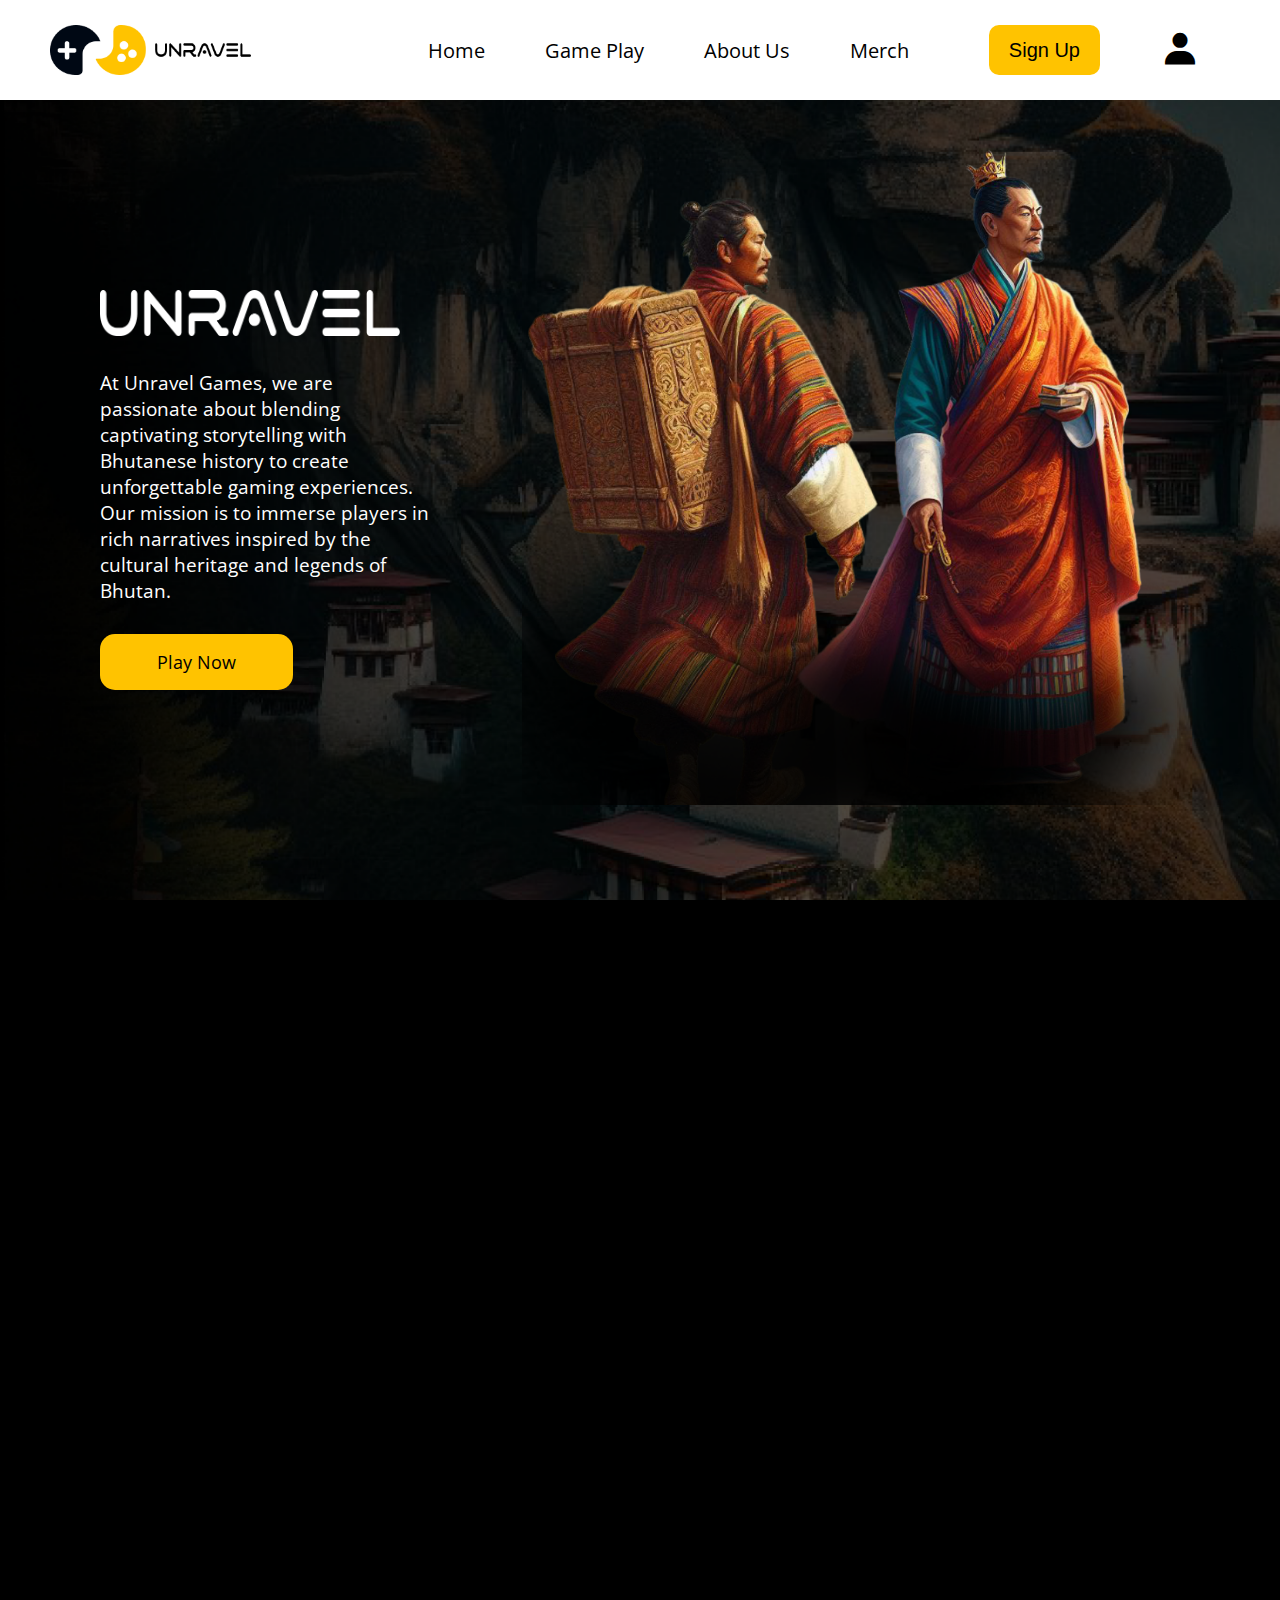
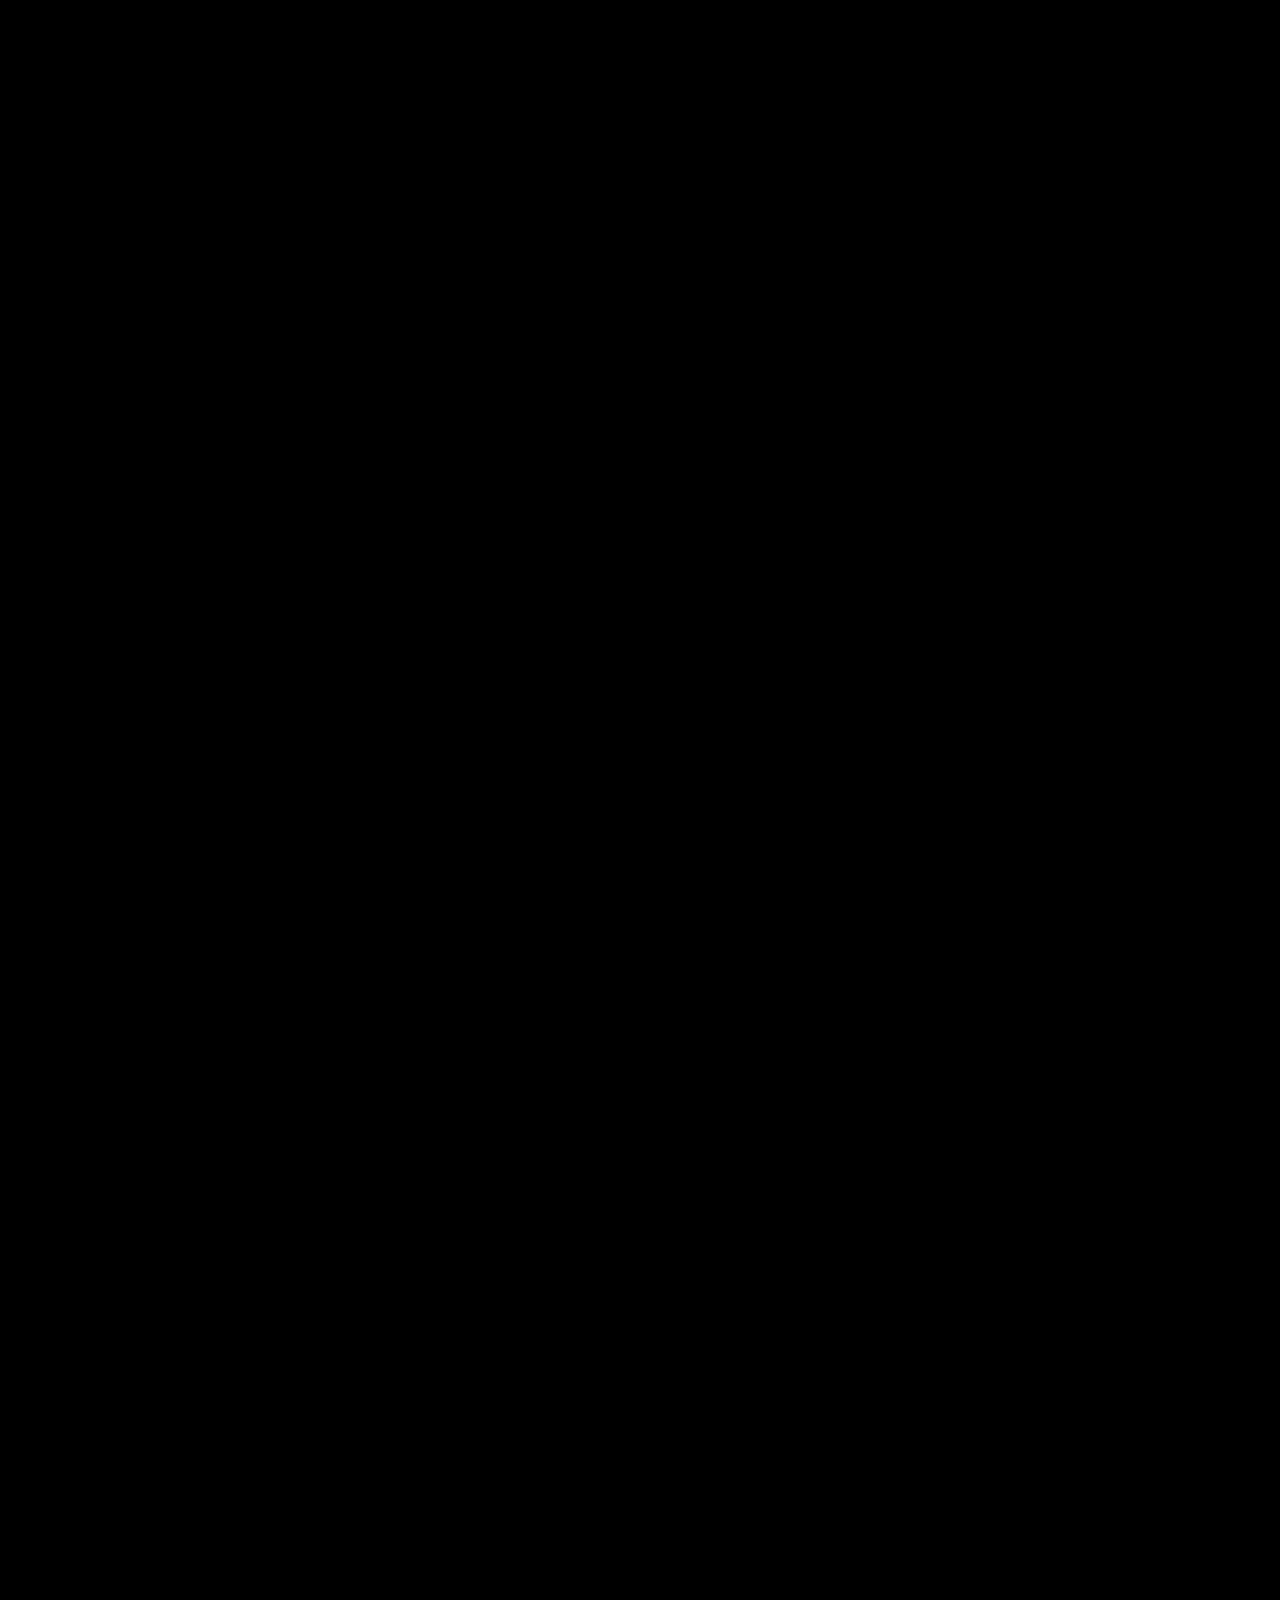
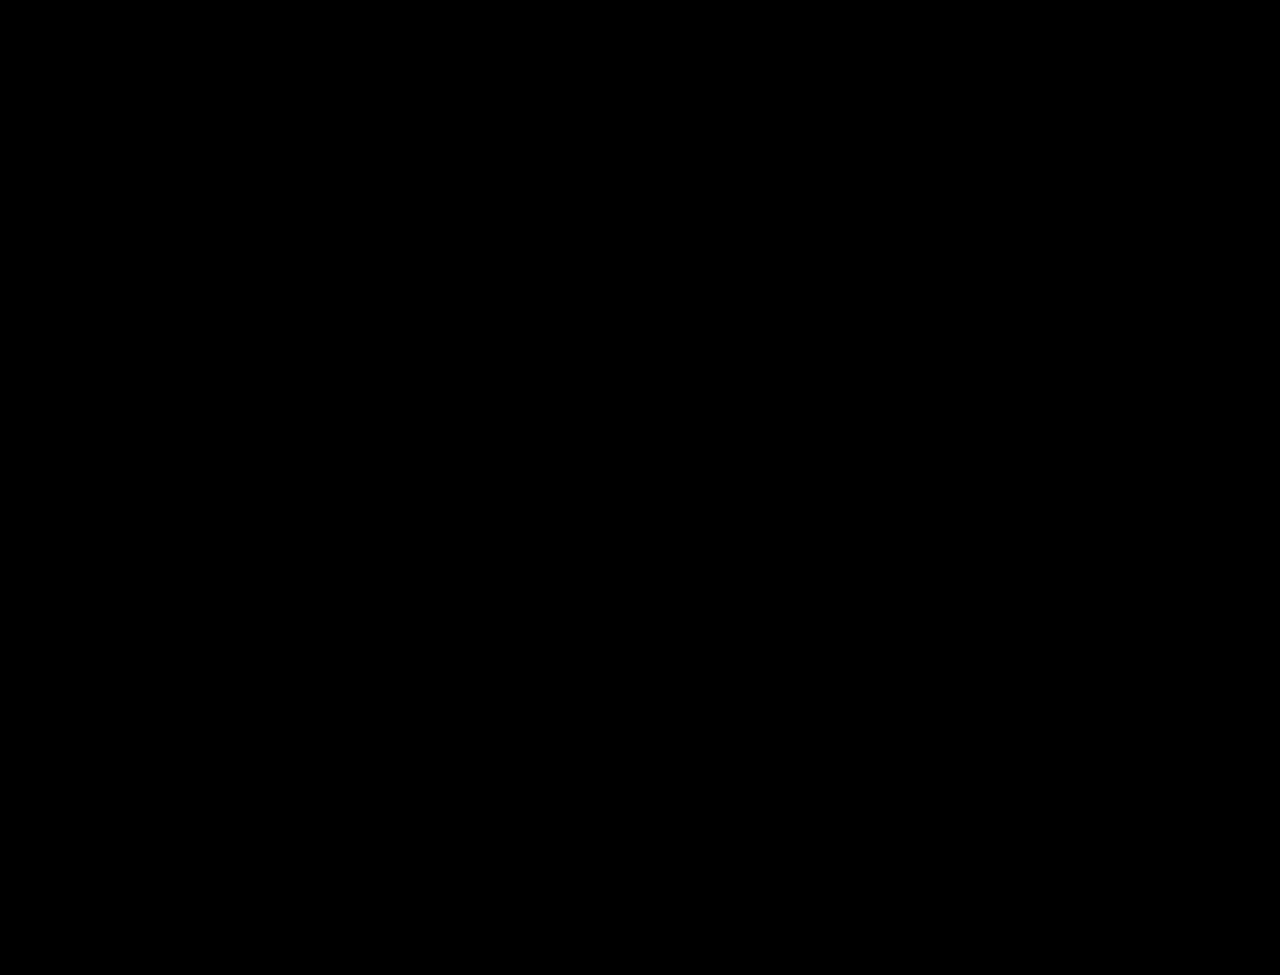
<file: Front End CA4/CA4/index.html>
<!DOCTYPE html>
<html lang="en">

<head>
  <meta charset="UTF-8">
  <meta http-equiv="X-UA-Compatible" content="IE=edge">
  <meta name="viewport" content="width=device-width, initial-scale=1.0">
  <title>Home page</title>
  <link rel="stylesheet" href="style.css">
  <link rel="stylesheet" href="https://unpkg.com/boxicons@2.1.4/css/boxicons.min.css">
  <link href="https://fonts.googleapis.com/css2?family=Open+Sans:wght@400;700&display=swap" rel="stylesheet">

</head>

<body>
  <nav>
    <ul class="sidebar">
      <li onclick=hideSidebar()><i class='bx bx-chevron-right' id="back"></i></li>
      <li><a href="#">Home</a></li>
      <li><a href="#">Game Play</a></li>
      <li><a href="#">About Us</a></li>
      <li><a href="#">Merch</a></li>
    </ul>
    <ul>
      <li><img src="./img/Unravel_logo.png" alt=""></li>
      <li class="hideOnMobile"><a href="#">Home</a></li>
      <li class="hideOnMobile"><a href="#">Game Play</a></li>
      <li class="hideOnMobile"><a href="#">About Us</a></li>
      <li class="hideOnMobile"><a href="#">Merch</a></li>
      <form action="../login/index.html">
        <li><button class="header-btn">Sign Up</button></li>
      </form>
      <a href="C:\Users\user\Desktop\Front End CA4\CA4-WD\index.html">
          <li><i class='bx bxs-user'></i></li>

      </a>
        <li class="menu-button" onclick=showSidebar()><a href="#"><i class='bx bx-menu'></i></a></li>
      </ul>
  </nav>
  <section class="hero-banner">
    <div class="hb-text">
      <img src="./img/Unravel.png" alt="">
      <p>At Unravel Games, we are passionate about blending captivating storytelling with
        Bhutanese history to create unforgettable gaming experiences. Our mission is to
        immerse players in rich narratives inspired by the cultural heritage and legends of
        Bhutan.</p>
      <button class="hb-btn"><a href="">Play Now</a></button>
    </div>
    <div class="hb-image">
      <img src="./img/bg_people.png" alt="">
    </div>
  </section>

  <section class="key-feature">
    <div class="h2">
      <h2>Key Features</h2>
    </div>
    <div class="key-features-container">
      <div class="Feature-img">
      </div>
    </div>
  </section>
  <section class="edition">
    <div class="h2">
      <h2>Which Will You CHOOSE?</h2>
    </div>
    <div class="edition-container">
      <div class="edition-card">
        <div class="card-img">
          <img src="img/chronicle_edition.png" alt="chronicle_edition" />
        </div>

        <div>
          <h3 class="h3 card-title">UNRAVELS: Chronicles Edition</h3>
        </div>

        <p class="card-text">
          This game edition focuses on backstory of places diving into the real
          history. The game will allow players to explore different time periods
          and witness key moments from the past. The chronicles edition, would
          feature new characters that the players will be playing.
        </p>

        <a href="#" class="btn-text">
          <button class="btn1">Learn More</button>
        </a>
      </div>
      <div class="edition-card">
        <div class="card-img">
          <img src="img/time_edition.png" alt="chronicle_edition" />
        </div>

        <div>
          <h3 class="h3 card-title">UNRAVELS: Time Edition</h3>
        </div>
        <p class="card-text">
          The challenging limited-time edition of the Unravels game will
          challenge each and every young players to actualize their full
          potential in the game as everything is limited-time meaning they have
          to complete tasks within a specific period of time.
          out.
        </p>

        <a href="#" class="btn-text">
          <button class="btn">Learn More</button>
        </a>
      </div>
    </div>
    <div class="hr1">
      <hr>
    </div>

  </section>
  <section class="footer">
    <div class="contact-us">
      <div class="h2">
        <h2>Request More Information</h2>
      </div>

      <p class="contact-us-text">
        Unravel is a web-based interactive game that enhances the use of creative elements in learning.
      </p>

      <div class="cu-btn"><button><a href="">Contact Us</a></button></div>

      <p class="contact-us-text-small">
        © 2024 Unravel
      </p>
    </div>

    <hr>
    <div class="footer-inner">
      <div class="footer-img">
        <img src="./img/white-logo.png" alt="chronicle_edition" />
      </div>

      <div class="text-all">
        <div class="footer-text">
          Our Team
        </div>
        <div class="footer-text">
          Case Studies
        </div>
        <div class="footer-text">
          Customer feedback
        </div>
      </div>

      <div class="social-media-img">
        <img src="./img/social_media.png" alt="chronicle_edition" />
      </div>
    </div>
  </section>
  <script src="./script.js"></script>
</body>

</html>
</file>
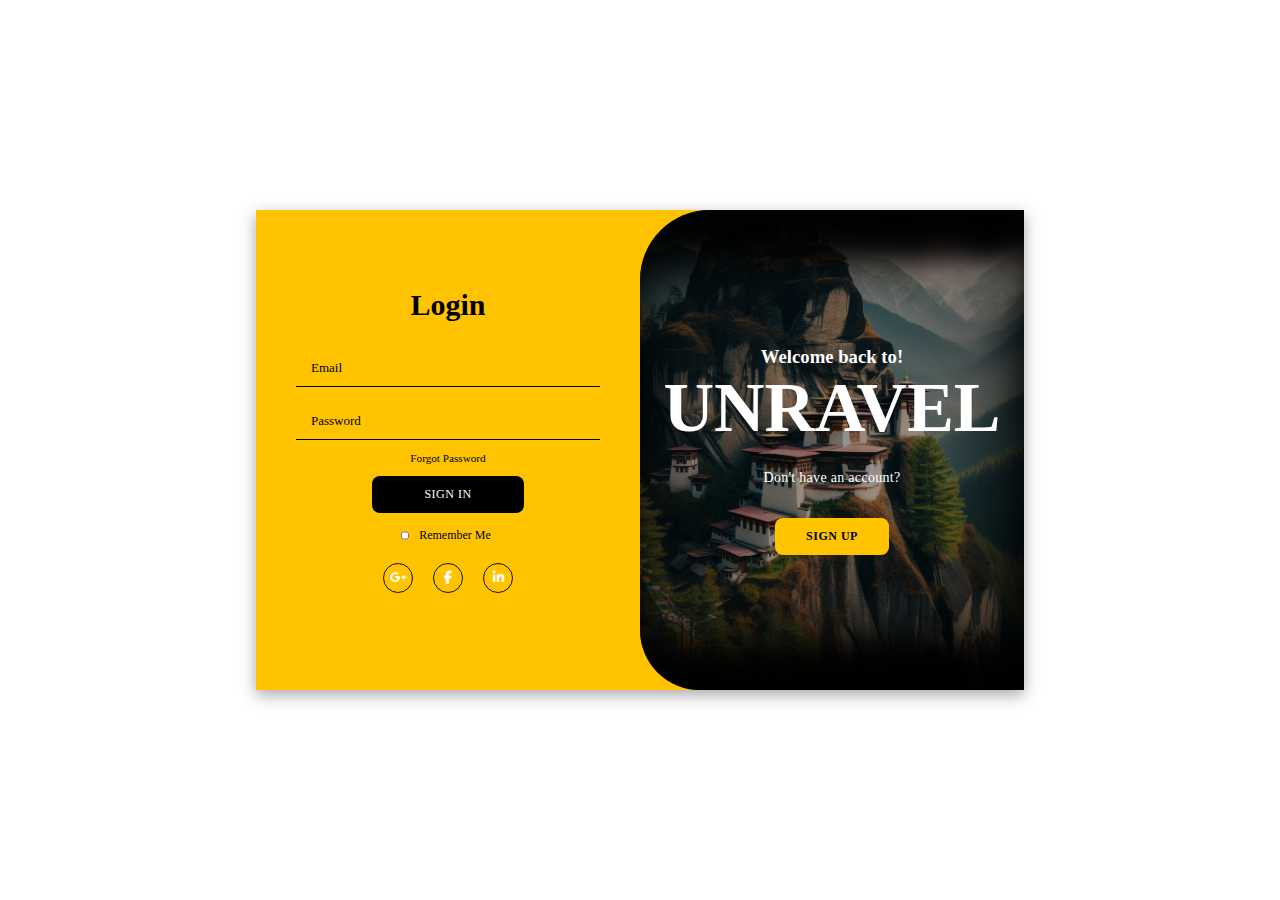
<file: Front End CA4/login/index.html>
<!DOCTYPE html>
<html lang="en">
  <head>
    <meta charset="UTF-8" />
    <meta name="viewport" content="width=device-width, initial-scale=1.0" />
    <link rel="stylesheet"
      href="https://cdnjs.cloudflare.com/ajax/libs/font-awesome/6.4.2/css/all.min.css"
    />
    <link rel="stylesheet" href="style.css" />
    <title>Unravel Login register</title>
  </head>
  <body>
    <div class="container" id="container">
      <div class="form-container sign-up">
        <form action="../Dashboard/Dashboard/index.html">
          <h1>Sign Up</h1>
          <input type="text" placeholder="Name" />
          <input type="email" placeholder="Email" />
          <input type="password" placeholder="Password" />

          <button class="signing-up">Sign Up</button>

          <div class="social-icons">
            <a href="#" class="icon"
              ><i class="fa-brands fa-google-plus-g"></i
            ></a>
            <a href="#" class="icon"><i class="fa-brands fa-facebook-f"></i></a>
            <a href="#" class="icon"
              ><i class="fa-brands fa-linkedin-in"></i
            ></a>
          </div>
        </form>
      </div>
      <div class="form-container sign-in">
        <form action="../Dashboard/Dashboard/index.html">
          <h1 class="login">Login</h1>
          <div class="placeholder">
            <input type="email" placeholder="Email" />
            <input type="password" placeholder="Password" />
          </div>
          <div class="forgot-password">
            <a href="C:\Users\user\Desktop\Front End CA4\change password\password.html">Forgot Password</a>
          </div>
          <button class="sign-in">Sign In</button>
          <div class="checkbox-container">
            <input
              type="checkbox"
              id="remember-me"
              name="remember-me"
              value="Remember Me"
            />
            <label class="label-remember-me" for="remember-me"
              >Remember Me</label
            >
          </div>

          <div class="social-icons">
            <a href="#" class="icon"
              ><i class="fa-brands fa-google-plus-g"></i
            ></a>
            <a href="#" class="icon"><i class="fa-brands fa-facebook-f"></i></a>
            <a href="#" class="icon"
              ><i class="fa-brands fa-linkedin-in"></i
            ></a>
          </div>
        </form>
      </div>
      <div class="toggle-container">
        <div class="toggle">
          <div class="toggle-panel toggle-left">
            <h3>Welcome to</h3>
            <h1 class="title">UNRAVEL</h1>
            <p>Already have an account?</p>
            <a href="C:\Users\user\Desktop\Front End CA4\Dashboard\Dashboard\index.html" target="_blank">
              <button class="hidden" id="login">Sign In</button>
            </a>
          </div>
          <div class="toggle-panel toggle-right">
            <div class="background-image"></div>
            <h3>Welcome back to!</h3>
            <h1 class="title">UNRAVEL</h1>
            <p>Don't have an account?</p>
            <button class="hidden" id="register">Sign Up</button>
          </div>
        </div>
      </div>

      <div class="toggle-arrow">
        <button class="toggle-a-button" id="register1">Create Account</button>
        <button class="toggle-a-button d-none" id="login1">
          Already Have an Account?
        </button>
      </div>
    </div>
    <script src="script.js"></script>
  </body>
</html>
</file>
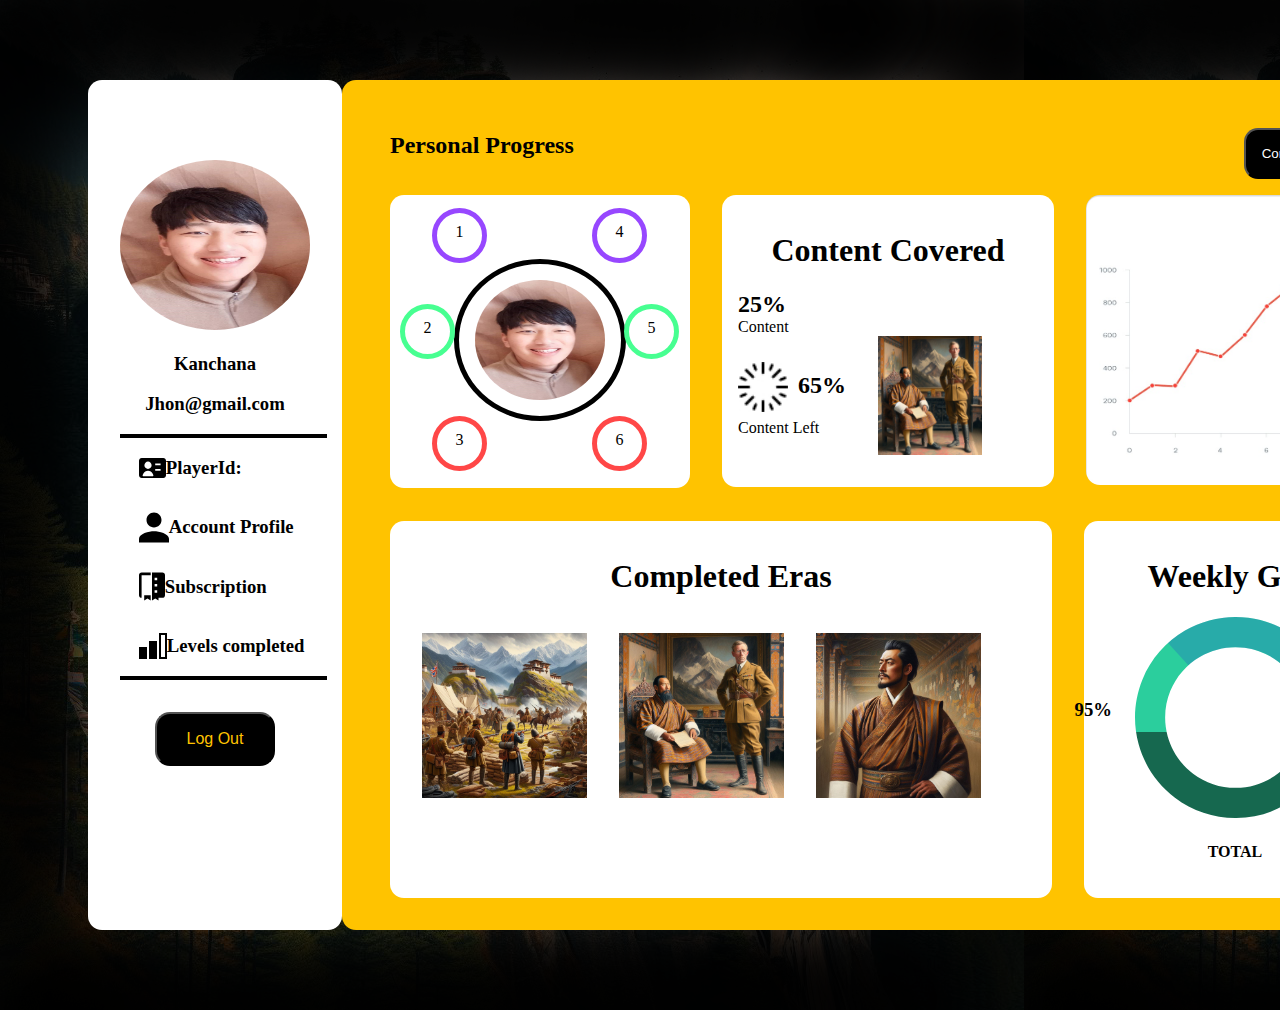
<file: Front End CA4/Dashboard/Dashboard/index.html>
<!DOCTYPE html>
<html lang="en">
<head>
    <meta charset="UTF-8">
    <meta name="viewport" content="width=device-width, initial-scale=1.0">
    <link rel="stylesheet" href="css/main.css">
    <title>Document</title>
</head>
<body>
    <section class="dashboad">
        <div class="leftside">
            <img src="images/1.jpg" alt="" class="pfpic">
            <h3>Kanchana</h3>
            <h3>Jhon@gmail.com</h3>
            <div class="line1"></div>
            <div>
                <img src="images/id.svg" alt="">
                <h3>PlayerId:</h3>
            </div>
            <div>
                <img src="images/pf.svg" alt="">
                <a href="/CA4-WD/index.html">
                    <h3 class="account">Account Profile</h3>
                </a>
                
            </div>
            <div>
                <img src="images/sub.svg" alt="">
                <h3>Subscription</h3>
            </div>
            <div>
                <img src="images/level.svg" alt="">
                <h3>Levels completed</h3>
            </div>
            <div class="line1"></div>
            <a href="C:\Users\user\Desktop\Front End CA4\login\index.html">
                <button class="logout">Log Out</button>
            </a>
        </div>
        <div class="rightside">
            <div class="tophead">
                <div class="personal">
                    <h2>Personal Progress</h2>
                </div>
                <div class="support_btn">
                    <a href="">
                        <button>
                            Contact Support
                        </button>
                    </a>
                </div>
            </div>

            <div class="top">
                <div class="rand">
                    <div class="one">1</div>
                    <div class="two">2</div>
                    <div class="three">3</div>
                    <img src="images/1.jpg" alt="">
                    <div class="four">4</div>
                    <div class="five">5</div>
                    <div class="six">6</div>
                </div>

                <div class="rand2">
                    <h1>Content Covered</h1>
                    <div class="contentinfo">
                        <div>
                            <h2>25%</h2>
                            <p>Content</p>
                        </div>
                        <div class="contentinner">
                            <div style="display: block;">
                                <div>                                
                                    <img src="images/load.jpg" alt="">
                                    <h2>65%</h2>
                                </div>
                                Content Left
                            </div>
                            <div><img src="images/4.png" alt="" class="contentimg"></div>
                        </div>
                    </div>
                </div>
                <div class="rand3">
                    <img src="images/2.jpg" alt="">
                </div>
            </div>
            <div class="bottom">
                <div class="bottominfo1">
                    <h1>Completed Eras</h1>
                    <div class="erasimg">
                        <img src="images/6.png" alt="">
                        <img src="images/4.png" alt="">
                        <img src="images/5.png" alt="">
                    </div>
                </div>
                <div class="bottominfo2">
                    <h1>Weekly Goal</h1>
                    <img src="images/goal.svg" alt="">
                    <h3>95%</h3>
                    <h4>TOTAL</h4>
                </div>
            </div>
        </div>
    </section>
</body>
</html>
</file>
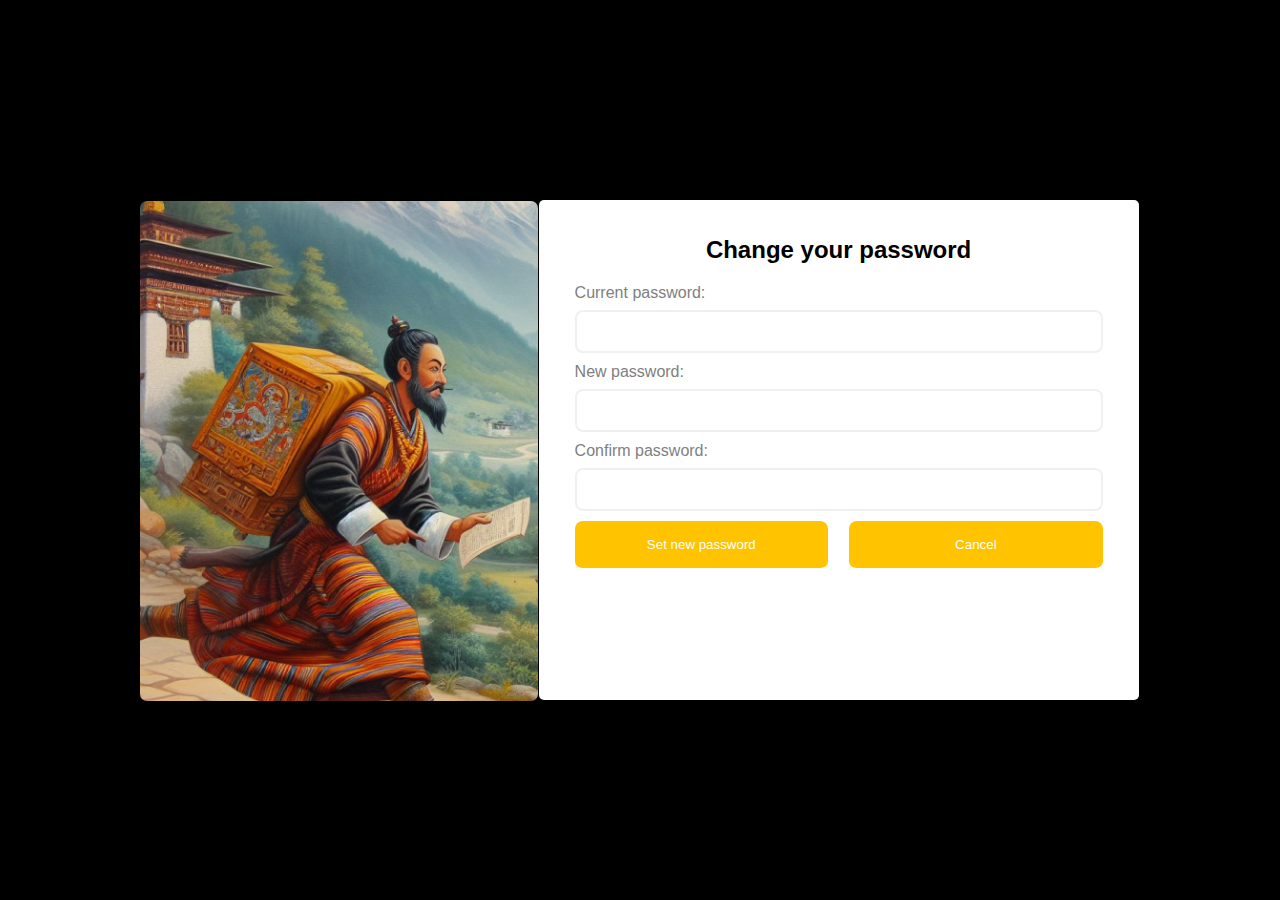
<file: Front End CA4/change password/password.html>
<!DOCTYPE html>
<html lang="en">
<head>
    <meta charset="UTF-8">
    <meta name="viewport" content="width=device-width, initial-scale=1.0">
    <link rel="stylesheet" href="./password.css">
    <title>Change your Password</title>
</head>
<body>
    <div class="container">
        <div class="image">
            <img src="picture.png" alt="unravel">
        </div>
        <div class="form-container">
            <form id="changepassword" class="form">
            <h1>Change your password</h1>
            <div class="form-field">
                <label for="currentpassword">Current password:</label>
                <input type="password" name="currentpassword" id="currentpassword" autocomplete="off">
                <small></small>
            </div>
    
            <div class="form-field">
                <label for="newpassword">New password:</label>
                <input type="password" name="newpassword" id="newpassword" autocomplete="off">
                <small></small>
            </div>
    
            <div class="form-field">
                <label for="confirmPassword">Confirm password:</label>
                <input type="password" name="confirmPassword" id="confirmPassword" autocomplete="off">
                <small></small>
            </div>
    
            <div class="button">
                <input  class="btn" type="submit" value="Set new password" id="changepassword">
                <input  class="btn cancel" type="button" value="Cancel">
            </div>
            
            </form>
         </div>
    </div>
    <script src="./password.js"></script>

</body>
</html>
</file>
<file: Front End CA4/CA4/style.css>
* {
  margin: 0;
  padding: 0;
  box-sizing: border-box;
}
html, body {
  width: 100%;
  height: 100%;
  overflow-x: hidden;
}
body {
  background-color: black;
}

.h2 { 
  text-align: center;
  color: #ffffff;
  margin-bottom: 100px;
  font-size: 40px;
  font-family:'Source Serif Pro';
}

/* header */
nav {
  background-color: white;
  font-family: "Open Sans", sans-serif;
  width: 100%;
  height: 100px;
  position: relative;
}
nav ul {
  width: 100%;
  height: 100px;
  list-style: none;
  display: flex;
  justify-content: flex-end;
  align-items: center;
  font-size: 20px;
  position: relative;
}

nav li img {
  margin-left: 50px;
  height: 50px;
}

nav li {
  height: 50px;
}

nav li button {
  font-size: 20px;
  margin-inline-start: 50px;
  padding-inline: 20px;
  height: 50px;
  background-color: #ffc300;
  border: none;
  border-radius: 10px;
}
nav li i {
  margin-top: 5px;
  font-size: 40px;
  padding-inline-start: 30px;
  padding-inline-end: 50px;
}

nav a {
  height: 100%;
  padding: 0 30px;
  text-decoration: none;
  display: flex;
  align-items: center;
  color: #000000;

}

nav a:hover {
  color: #ffc300;
  text-decoration: underline;
  text-decoration-thickness: 3px;
  text-underline-offset: 15px;
}

nav li:first-child {
  margin-right: auto;
}

.sidebar {
  position: fixed;
  top: 0;
  right: 0;
  height: 400px;
  width: 250px;
  background-color: rgba(255, 255, 255, 0.15);
  backdrop-filter: blur(12px);
  list-style: none;
  display: none;
  flex-direction: column;
  align-items: flex-start;
  justify-content: flex-start;
  padding-block: 60px;
}

.sidebar li {
  width: 100%;
  height: 70px;
}
.sidebar a {
  width: 100%;
  color: white;
}
.menu-button {
  display: none;
}

@media (max-width: 1200px) {
  nav li i {
    padding-inline-end: 0;
  }
  .hideOnMobile {
    display: none;
  }
  .menu-button {
    display: block;
  }
}
@media (max-width: 680px) {
  nav li button {
    font-size: 18px;
    margin-inline-start: 0;
    padding-inline: 0;
    height: 50px;
  }
}
@media (max-width: 600px) {
  nav li img {
    margin-top: 10px;
    margin-left: 20px;
    height: 35px;
  }

  nav li button {
    margin-top: 6px;
    font-size: 12px;
    margin-inline-start: 0;
    padding-inline: 0;
    height: 40px;
    width: 70px;
  }
  nav li button a {
    margin-inline-start: 12px;
    padding-inline: 0;
  }
  nav li i {
    padding-inline-start: 10px;
    padding-inline-end: -10px;
  }
}
@media (max-width: 400px) {
  .sidebar {
    width: 100%;
  }
}

/* hero banner */

.hero-banner {
  display: flex;
  background-image: url(./img/bg.png);
  background-size: cover;
  background-repeat: no-repeat;
  color: white;
  width: 100%;
  padding: 20px;
  box-sizing: border-box;
}

.hb-text {
  margin: auto;
  width: 50%;
  padding: 20px;
}

.hb-text p {
  margin-block: 30px;
  font-size: 19px;
  font-family: "Open Sans";
}

.hb-text .hb-btn {
  padding-inline: 57px;
  padding-block: 16px;
  background-color: #ffc300;
  border: none;
  border-radius: 15px;
}
.hb-text .hb-btn a {
  font-size: 18px;
  text-decoration: none;
  font-family: "Open Sans";
  color: #000000;
}

.hb-image img {
  width: 100%;
  max-width: 100%;
  height: auto;
}

@media (max-width: 1835px) {
  .hero-banner {
    display: flex;
  }
  .hb-text {
    margin-inline: 100px;
    margin-block: 350px;
    width: 550px;
  }
  .hb-image img {
    width: 900px;
    margin-top: 135px;
    margin-left: 180px;
  }
}

@media (max-width: 1730px) {
  .hb-text {
    margin-top: 250px;
  }
  .hb-image img {
    margin-top: 20px;
    margin-left: 90px;
  }
}

@media (max-width: 1650px) {
  .hero-banner {
    display: flex;
  }
  .hb-text {
    margin-inline: 60px;
    margin-top: 200px;
    width: 550px;
  }
  .hb-image img {
    width: 900px;
    margin-top: 10px;
    margin-left: 80px;
  }
}
@media (max-width: 1550px) {
  .hero-banner {
    display: flex;
  }
  .hb-text {
    margin-inline: 60px;
    margin-top: 200px;
    width: 550px;
  }
  .hb-text img {
    width: 450px;
  }
  .hb-image img {
    width: 900px;
    margin-top: 10px;
    margin-left: 10px;
  }
}
@media (max-width: 1360px) {
  .hero-banner {
    display: flex;
  }
  .hb-text {
    margin-inline: 60px;
    margin-top: 150px;
    width: 400px;
  }
  .hb-text img {
    width: 300px;
  }
  .hb-image img {
    width: 800px;
    margin-top: px;
    margin-left: 10px;
  }
}
@media (max-width: 1200px) {
  .hero-banner {
    display: flex;
    flex-wrap: wrap;
    justify-items: center;
  }
  .hb-text {
    margin-inline: 60px;
    width: 100%;
    text-align: center;
  }
  .hb-text img {
    width: 500px;
  }

  .hb-image img {
    width: 100%;
    margin-top: -300px;
    margin-left: 100px;
  }
}
@media (max-width: 900px) {
  .hb-image img {
    margin-left: 50px;
  }
}
@media (max-width: 700px) {
  .hb-image img {
    width: 100%;
    margin-top: -300px;
    padding-left: 5px;
  }
}
@media (max-width: 600px) {
  .hero-banner {
    display: flex;
  }
  .hb-text {
    margin-inline: 20px;
    margin-top: 100px;
    text-align: start;
    padding-left: 10px;
    justify-content: flex-start;
  }
  .hb-text img {
    width: 300px;
  }

  .hb-image img {
    margin-top: -300px;
    justify-content: flex-start;
  }
}

/* key-feature */

.key-feature {
  text-align: center;
}

.h2 {
  margin-bottom: 30px;
}

.key-features-container {
  display: flex;
  justify-content: center;
  align-items: center;
  margin: 50px;
}

.key-features-container .Feature-img {
  background-image: url(./img/key_feature.png);
  background-repeat: no-repeat;
  background-size: contain;
  width: 100%;
  padding: 30px;
  height: 800px;
}

@media(max-width:900px){
  .key-features-container {
    margin: 20px;
  }
  .h2 {
    font-size: 20px;
  }
  
}

/* edition */

.edition-container{
  display: flex;
  justify-content: space-around;
  width: 100%;
  margin-bottom: 100px;
}

.h2 h2{
  margin-bottom: 50px;
}

.edition-container .h3{
  font-size: 40px;
  margin-block: 30px;
}

.edition-container .card-text{
  font-family:'Open Sans';
  font-size: 20px;
  margin-bottom: 50px;
}

.edition-card{
  width: 650px;
  color: #ffffff;
}

.edition-card .card-img  img{
  margin: 0;
}

.edition-card .btn , .edition-card .btn1 {
  border: none;
  background-color: #ffc300;
  padding-block: 16px;
  padding-inline: 57px;
  border-radius: 15px;
  font-size: 20px;
  font-family: 'Open Sans';
}

.hr1 {
  width: 100%;
}

hr {
  width: 80%;
  height: 2px;
  background-color: #ffffff;
  margin: 0 auto;
  margin-bottom: 100px;
}

@media(max-width:1600px){
  .edition .h2 h2{
    margin-top: -100px;
  }

}
@media(max-width:1400px){
  .edition .h2 h2{
    margin-top: -200px;
  }
}
@media(max-width:1360px){
  .edition .h2 h2{
    margin-top: -300px;
  }
  .edition-container{
    display: flex;
    justify-content: space-around;
    flex-wrap: wrap;
  }
 .edition-card .btn1 {
  margin-bottom: 100px;
  }
}
@media(max-width:950px){
  .edition .h2 h2{
    margin-top: -400px;
  }
}

@media(max-width:700px){
  .edition .h2 h2{
    margin-top: -500px;
  }
  .edition-card .card-img  img{
    width: 500px;
  }
  .edition-card{
    margin-right: 10px;
    width: 500px;
  }
}

@media(max-width:500px){
  .edition .h2 h2{
    margin-top: -500px;
  }
  .edition-card .card-img  img{
    width: 350px;
  }
  .edition-card{
    margin-right: 10px;
    width: 350px;
  }
}


/* footer*/

.footer{
  display: flex;
  flex-direction: column;
  justify-items: center;
  
}
.contact-us{
  display: flex;
  flex-direction: column;
  align-items: center;
}

.contact-us .contact-us-text {
  text-align: center;
  font-family:'Open Sans';
  font-size: 20px;
  color: #ffffff;
  margin-top: -40px;
  margin-bottom: 40px;
  margin-inline: 30px;
}

.cu-btn{
  width: auto;  
  margin-bottom: 100px;
}
.contact-us button {
  padding-block: 16px;
  padding-inline: 57px;
  border-radius: 15px;
  font-size: 20px;
  font-family: 'Open Sans';
  background-color: #ffc300;
  margin: 0;
}
.contact-us button a{
  text-decoration: none;
  color: #000000;
}

.contact-us .contact-us-text-small {
  text-align: center;
  font-family:'Open Sans';
  font-size: 18px;
  color: #ffffff;
  margin-bottom: 10px;
}

.footer-inner{
  margin-top: -40px;
  display: flex;
  color: #ffffff;
  width: 100%;
  margin-bottom: 30px;
  margin-inline: 300px;

}
.footer-inner .footer-img img{
  display: flex;
  justify-content: flex-start;
}

.footer-inner .text-all{
  display: flex;
  margin-inline: 80px;
}

.footer-inner .footer-text{
  margin-top: 20px;
  padding-inline: 80px
}

.footer .social-media-img{
  display: flex;
  justify-content: flex-end;

}

@media(max-width:1780px){
  .footer-inner{
    margin-inline: 200px;
  }
}
@media(max-width:1680px){
  .footer-inner{
    margin-inline: 150px;
  }
}
@media(max-width:1580px){
  .footer-inner{
    margin-inline: 100px;
  }
}
@media(max-width:1480px){
  .footer-inner{
    margin-inline: 80px;
  }
}
@media(max-width:1450px){
  .footer-inner{
    margin-inline: 230px;
  }
  
  .footer-inner .text-all{
    display: flex;
    margin-inline: 20px;
  }
  
  .footer-inner .footer-text{
    margin-top: 20px;
    padding-inline: 40px
  }
.signing-up {
  background-color: #000;
  color: #fff;
  font-size: 12px;
  padding: 10px 30px;
  border: 1px solid transparent;
  border-radius: 8px;
  font-weight: 500;
  letter-spacing: 0.5px;
  text-transform: uppercase;
  margin-top: 10px;
  cursor: pointer;
  text-decoration: none; /* Remove underline */
  display: inline-block;
  text-align: center;
}
}
@media(max-width:1350px){
  .footer-inner{
    margin-inline: 180px;
  }
  
}
@media(max-width:1190px){
  .footer-inner{
    margin-inline: 100px;
  } 
}

@media(max-width:1090px){
  .footer-inner{
    margin-inline: 60px;
  }
}

@media(max-width:1090px){
  .footer-inner{
    margin-inline: 60px;
  }
    
  .footer-inner .text-all{
    display: flex;
    margin-inline: 20px;
  }
  
  .footer-inner .footer-text{
    margin-top: 20px;
    padding-inline: 40px
  }
  .footer-inner .footer-img img{
    display: flex;
    justify-content: flex-start;
    width: 100px;
  }

  .footer .social-media-img img{
    display: flex;
    justify-content: flex-end;
    width: 250px;
    height: 45px;
  
  }
}

@media(max-width:990px){
  .footer-inner{
    margin-inline: 50px;
  } 
  .footer-inner .footer-text{
    padding-inline: 20px
  }
}

@media(max-width:878px){
  .footer-inner{
    margin-inline: 30px;
  } 
  .footer-inner .footer-text{
    padding-inline: 10px
  }
}

@media(max-width: 750px) {
  .footer-inner {
    margin-inline: 10px;
    display: flex;
    flex-wrap: wrap;
    justify-content: center;
    align-items: center;
  }
  .footer-inner .footer-text {
    margin-top: 10px;
    padding-inline: 10px;
    display: flex;
    justify-content: center;
  }

  .footer-inner .footer-img {
    display: flex;
    justify-content: center;
    width: 100%;
    margin-bottom: 30px;
  }

  .footer-inner .footer-img img {
    width: 100px;
  }

  .footer .social-media-img {
    display: flex;
    justify-content: center;
    width: 100%;
  }

  .footer .social-media-img img {
    margin-top: 10px;
    width: 300px;
    height: 50px;
  }
}
</file>
<file: Front End CA4/login/style.css>
* {
  margin: 0;
  padding: 0;
  box-sizing: border-box;
  font-family: "Open Sans";
}

body {
  background-color: #fff;
  display: flex;
  align-items: center;
  justify-content: center;
  flex-direction: column;
  height: 100vh;
}

.container {
  background-color: #ffc300;
  box-shadow: 0 5px 15px rgba(0, 0, 0, 0.35);
  position: relative;
  overflow: hidden;
  width: 768px;
  max-width: 100%;
  min-height: 480px;
}

.container p {
  font-size: 14px;
  line-height: 20px;
  letter-spacing: 0.3px;
  margin: 20px 0;
}


.container a {
  color: #fff;
  font-size: 13px;
  text-decoration: none;
  margin: 15px 0 10px;
}

.container button.sign-in {
  background-color: #000;
  color: #fff;
  font-size: 12px;
  padding: 10px 30px;
  border: 1px solid transparent;
  border-radius: 8px;
  font-weight: 500;
  letter-spacing: 0.5px;
  text-transform: uppercase;
  margin-top: 10px;
  cursor: pointer;
}

.container button.hidden {
  background-color: #ffc300;
  color: #000;
  font-size: 12px;
  padding: 10px 30px;
  border: 1px solid transparent;
  border-radius: 8px;
  font-weight: 700;
  letter-spacing: 0.5px;
  text-transform: uppercase;
  margin-top: 10px;
  cursor: pointer;
}

.container button.signing-up {
  background-color: #000;
  color: #fff;
  font-size: 12px;
  padding: 10px 30px;
  border: 1px solid transparent;
  border-radius: 8px;
  font-weight: 500;
  letter-spacing: 0.5px;
  text-transform: uppercase;
  margin-top: 10px;
  cursor: pointer;
}

.container form {
  background-color: #ffc300;
  display: flex;
  align-items: center;
  justify-content: center;
  flex-direction: column;
  padding: 0 40px;
  height: 100%;
}

.container input {
  background-color: transparent;
  border: none;
  margin: 8px 0;
  padding: 10px 15px;
  font-size: 13px;
  width: 100%;
  border-bottom: 1px solid #000;
  outline: none;
}

#remember-me {
  width: 9% !important;
}

.label-remember-me {
  margin: 0px 0px 0px 10px;
}

.form-container {
  position: absolute;
  top: 0;
  height: 100%;
  transition: all 0.6s ease-in-out;
  z-index: 2;
}

.sign-in {
  left: 0;
  width: 50%;
  z-index: 2;
}

.login {
  justify-content: left;
  font-size: 30px;
  margin: 0 0 20px 0;
}

.container.active .sign-in {
  transform: translateX(100%);
}

.sign-up {
  left: 0;
  width: 50%;
  opacity: 1;//?//
  z-index: 1;
}

.container.active .sign-up {
  transform: translateX(100%);
  opacity: 1;
  z-index: 5;
  animation: move 0.6s;
}

input::placeholder {
  color: #000; 
  opacity: 1; 
}

.title{
    font-family: 'Equinox';
    font-weight: bold;
    font-size: 70px;
    align-text: center;
    justify-content: center;
}

.forgot-password a{
  color: #000;
  font-size: 0.7rem;
}

@keyframes change {
  0%,
  49.99% {
    opacity: 0;
    z-index: 1;
  }
  50%,
  100% {
    opacity: 1;
    z-index: 5;
  }
}

.social-icons {
  margin: 20px 0;
}

.social-icons a {
  border: 1px solid #0e1111;
  border-radius: 100%;
  display: inline-flex;
  justify-content: center;
  align-items: center;
  margin: 0 8px;
  width: 30px;
  height: 30px;
}

.toggle-container {
  position: absolute;
  top: 0;
  left: 50%;
  width: 50%;
  height: 100%;
  overflow: hidden;
  transition: all 0.5s ease-in-out;
  border-radius: 70px 0 0 60px;
  z-index: 1000;
}



.container.active .toggle-container {
  transform: translateX(-100%);
  border-radius: 0 70px 60px 0;
}

.checkbox-container {
  display: flex;
  margin: 15px 0 0 0 !important;
  font-size: 12px;
}

.checkbox-container input {
  margin: 0px 0px !important;
}

.forgot-password{
  color: #000;
}

.toggle {
  /* background-color: #512da8; */
  background: url("Designer.png") no-repeat cover;
  height: 100%;
  background: #000;
  color: #fff;
  position: relative;
  left: -100%;
  height: 100%;
  width: 200%;
  transform: translateX(0);
  transition: all 0.6s ease-in-out;
  /* display: block; */
}

.container.active .toggle {
  transform: translateX(50%);
}

.toggle-panel {
  display: flex;
  position: absolute;
  width: 50%;
  height: 100%;
  align-items: center;
  justify-content: center;
  flex-direction: column;
  padding: 0 30px;
  text-align: center;
  top: 0;
  transform: translateX(0);
  transition: all 0.6s ease-in-out;
  background-image: url("Designer.png");
  background-size: cover;
  background-position: center;
}



.toggle-a-button {
  background: transparent;
  font-size: 12px;
  padding: 10px 30px;
  border: 1px solid transparent;
  border-radius: 8px;
  font-weight: 500;
  letter-spacing: 0.5px;
  text-transform: uppercase;
  margin-top: 50px;
  cursor: pointer;
  z-index: 2000;
}

.d-none {
  display: none;
}


@media (max-width: 600px) {
  .container {
    width: 100%;
    height: 100%;
  }
  .form-container {
    width: 100%;
    padding: 0 20px;
  }
  .signing-up,
  .sign-in {
    width: 100%;
  }
  .toggle-panel {
    display: block;
  }
  .toggle {
    position: absolute;
    top: 0;
    right: 0;
    transform: translateX(0);
    display: none;
  }
  .container.active .sign-in {
    transform: translateX(100%);
  }
  .container.active .sign-up {
    transform: translateX(0%);
    opacity: 1;
    z-index: 5;
  }

  .toggle-arrow {
    display: block;
    position: absolute;
    top: 70%;
    width: 100%;
    height: 30px;
    color: #fff;
    display: flex;
    justify-content: center;
    align-items: center;
    border-radius: 0 50px 50px 0;
    cursor: pointer;
    z-index: 2000;
    transition: all 0.6s ease-in-out;

  }
}

.toggle-left {
  transform: translateX(-200%);
}

.container.active .toggle-left {
  transform: translateX(0);
}

.toggle-right {
  right: 0;
  transform: translateX(0);
}

.container.active .toggle-right {
  transform: translateX(200%);
}
</file>
<file: Front End CA4/Dashboard/Dashboard/css/main.css>
body{
  background: url(../images/3.png);
}

.dashboad{
  display: flex;
  margin: 5rem;
  border-radius: 14px;
}

.leftside{
  text-align: center;
  flex: 1;
  background-color: white;
  border-radius: 14px;
}

.leftside div{
  display: flex;
  justify-content: left;
  margin-left: 20%;
}

.leftside .pfpic{
  height: 170px;
  width: 190px;
  border-radius: 50%;
  margin: 5rem 2rem 0 2rem;
}

.leftside .line1{
  margin-left: 2rem;
  width: 80%;
  border: solid 2px black;
}

.leftside .logout{
  margin-top: 2rem;
  padding: 1rem;
  color: #FFC300;
  background-color: black;
  width: 120px;
  font-size: 16px;
  border-radius: 15px;
  margin-bottom: 2rem;
}

.rightside{
  background-color: #FFC300;
  width: 100%; 
  flex: 6;
  padding-top: 2rem ;
  padding-left: 3rem;
  padding-right: 3rem;
  border-radius: 14px;
}
.tophead{
  display: flex;
  margin-bottom: 1rem ;
}

.tophead .personal{
  flex: 12;
}

.tophead .support_btn{
  flex: 2;
  margin-top: 1rem;
}

.tophead .support_btn button{
  color: white;
  padding: 1rem;
  background-color: black;
  border-radius: 14px;
}

.top{
  display: flex;
}

.rand{
  background-color: white;
  text-align: center;
  justify-content: center;
  align-items: center;
  padding: 4rem;
  border-radius: 14px;
  margin-right: 2rem;
  height: 165px;
}

.rand img{
  width: 130px;
  height: 120px;
  border-radius: 100%;
  border: solid 5px black;
  padding: 1rem;
}

.rand div{
  position: absolute;
}

.rand .one{
  left: 27%;
  top: 31%;
  height: 25px;
  width: 25px;
  padding: 10px;
  border: 5px solid #9747FF;
  border-radius: 50%;
}

.rand .two{
  left: 26%;
  top: 44%;
  height: 25px;
  padding: 10px;
  width: 25px;
  border: 5px solid #47FF91;
  border-radius: 50%;
}

.rand .three{
  left: 27%;
  top: 56%;
  height: 25px;
  width: 25px;
  padding: 10px;
  border: 5px solid #FF4747;
  border-radius: 50%;
}

.rand .four{
  left: 40%;
  top: 31%;
  border-radius: 50%;
  height: 25px;
  width: 25px;
  padding: 10px;
  border: 5px solid #9747FF;
}

.rand .five{
  left: 41.5%;
  top: 44%;
  border-radius: 50%;
  height: 25px;
  width: 25px;
  padding: 10px;
  border: 5px solid #47FF91;
}

.rand .six{
  left: 40%;
  top: 56%;
  border-radius: 50%;
  height: 25px;
  width: 25px;
  padding: 10px;
  border: 5px solid #FF4747;
}

.rand2{
  background-color: white;
  flex: 2;
  height: 260px;
  border-radius: 14px;
  padding: 1rem;
  width: 100%;
}

.rand2 h1{
  text-align: center;
}

.contentinfo div:nth-child(1) p{
  margin-top: -20px;
}

.contentinfo div:nth-child(2) div{
  display: flex;
}

.contentinfo div:nth-child(2) div img{
  width: 50px;
  height: 50px;
  margin-top: 10px;
  margin-right: 10px;
}

.rand2 .contentimg{
  width: 100px;
}

.rand2 .contentinner{
  display: flex;
}

.rand2 .contentinner .contentimg{
  width: 104px;
  height: 119px;
  margin: -1rem 2rem 0 2rem;
}

.rand3{
  margin-left: 2rem;
  flex: 2;
}

.rand3 img{
  width: 100%;
  height: 290px;
  border-radius: 14px;
}

.bottom{
  display: flex;
  margin-top: 2rem;
  margin-bottom: 2rem;
}
.bottominfo1{
  background-color: white;
  padding: 1rem;
  border-radius: 14px;
  width: 630px;
  text-align: center;
}

.bottom .erasimg{
  display: flex;
}

.bottom .erasimg img{
  width: 165px;
  margin: 1rem;margin-bottom: 0;
}

.bottominfo2{
  background-color: white;
  padding: 1rem;
  border-radius: 14px;
  margin-left: 2rem;
  width: 270px;
  text-align: center;
}

.bottominfo2 h3{
  position: absolute;
  top: 93%;
  right: 15%;
}

.account{
  color: black;
}

a{
    text-decoration: none;
}

@media screen and (max-width:1445px) {

  .dashboad{
    margin: 5rem;
  }

  .rand .one{
    left: 27rem;
    top: 13rem;
  }
  
  .rand .two{
    left: 25rem;
    top: 19rem;
  }
  
  .rand .three{
    left: 27rem;
    top: 26rem;
  }
  
  .rand .four{
    left: 37rem;
    top: 13rem;
  }
  
  .rand .five{
    left: 39rem;
    top: 19rem;
  }
  
  .rand .six{
    left: 37rem;
    top: 26rem;
  }
  .bottominfo2 h3{
    position: absolute;
    top: 42.5rem;
    right: 10.5rem;
  }

  
}

@media screen and (max-width:1025px) {
  .dashboad{
    margin: 1rem;
  }
  .tophead .personal{
    flex: 7;
  }
  .rand{
    width: 150px;
    height: 150px;
  }
  .rand img{
    margin-left: -8px;
  }
  .rand .one{
    left: 23rem;
    top: 10rem;
  }
  
  .rand .two{
    left: 20.5rem;
    top: 15rem;
  }
  
  .rand .three{
    left: 23rem;
    top: 21rem;
  }
  
  .rand .four{
    left: 32rem;
    top: 10rem;
  }
  
  .rand .five{
    left: 34.5rem;
    top: 15rem;
  }
  
  .rand .six{
    left: 33rem;
    top: 21rem;
  }
  .rand2{
    padding: 10px;
  }
  .bottominfo2 h3{
    position: absolute;
    top: 39rem;
    right: -10rem;
  }
}


@media screen and (max-width:770px) {
  .dashboad{
    flex-direction: column;
    margin: 3.5rem;
  }
  .leftside{
    width: 640px;
  }
  .leftside .line1{
    width: 90%;
  }
  .leftside div{
    margin-left: 40%;
  }
  .rightside{
    padding: 1rem;
    margin-top: 2rem;
    width: 610px;
  }
  .tophead .personal{
    flex: 6;
  }
  .top{
    flex-direction: column;
  }
  .rand{
    width: 475px;
  }
  .rand .one{
    left: 17rem;
    top: 57rem;
  }
  
  .rand .two{
    left: 13rem;
    top: 64rem;
  }
  
  .rand .three{
    left: 17rem;
    top: 70rem;
  }
  
  .rand .four{
    left: 27rem;
    top: 57rem;
  }
  
  .rand .five{
    left: 31rem;
    top: 64rem;
  }
  
  .rand .six{
    left: 27rem;
    top: 70rem;
  }

  .rand2{
    margin-top: 2rem;
    width: 570px;
  }
  .contentinfo{
    margin-left: 5rem;
    margin-bottom: 2rem;
  }
  .rand2 .contentinner .contentimg{
    width: 200px;
    height: 119px;
    margin: -3rem 0 0 5rem;
  }

  .rand3{
    margin-top: 2rem;
    width: 605px;
    margin-left: 0;
  }
  .bottom{
    flex-direction: column;
  }

  .bottominfo1{
    width: 570px;
  }
  .bottom .erasimg img{
    width: 160px;
  }
  .bottominfo2{
    margin-top: 2rem;
    width: 570px;
    margin-left: 0;
  }
  .bottominfo2 h3{
    position: absolute;
    top: 143rem;
    right: 21rem;
  }
}


@media screen and (max-width:430px) {
  .dashboad{
    flex-direction: column;
  }
  .leftside{
    width: 340px;
  }
  .leftside .line1{
    margin-left: 2rem;
    width: 80%;
    border: solid 2px black;
  }
  .rightside{
    width: 275px;
    padding: 2rem;
    margin-top: 2rem;
  }
  .tophead .personal{
    flex: 4;
    font-size: 12px;
  }
  .tophead .support_btn{
    margin-top: 0;
  }
  .tophead .support_btn button{
    font-size: 12px;
    padding: 5px;
  }
  .top{
    flex-direction: column;
  }
  .rand{
    width: 140px;
    height: 160px;
    padding: 2rem 4rem 0 4rem;
  }
  .rand img{
    width: 90px;
    height: 90px;
  }
  .rand .one{
    left: 8rem;
    top: 57rem;
    padding: 5px;
  }
  
  .rand .two{
    left: 6rem;
    top: 61rem;  
    padding: 5px;
  }
  
  .rand .three{
    left: 8rem;
    top: 65rem;  
    padding: 5px;
  }
  
  .rand .four{
    left: 17.5rem;
    top: 57rem;
    padding: 5px;
  }
  
  .rand .five{
    left: 20rem;
    top: 61rem;    
    padding: 5px;
  }
  
  .rand .six{
    left: 17.5rem;
    top: 65rem;  
    padding: 5px;
  }

  .rand2{
    margin-top: 2rem;
    width: 235px;
  }
  .contentinfo{
    margin-left: 10px;
    margin-bottom: 2rem;
  }
  .rand2 .contentinner .contentimg{
    width: 100px;
    height: 99px;
    margin: -2rem 0 0 10px;
  }

  .rand3{
    width: 265px;
    margin-left: 0;
  }
  .bottom{
    flex-direction: column;
  }

  .bottominfo1{
    width: 230px;
  }
  .bottom .erasimg img{
    width: 160px;
  }
  .bottominfo2{
    margin-top: 2rem;
    width: 235px;
    margin-left: 0;
  }
  .bottominfo2 h3{
    position: absolute;
    top: 160rem;
    right: 10rem;
  }

  .bottom .erasimg{
    flex-direction: column;
    margin-left: 1.3rem;
  }
}

@media screen and (max-width:360px) {
  .dashboad{
    margin: 5px;
  }
  .rand .one{
    left: 5rem;
    top: 54rem;
    padding: 5px;
  }
  
  .rand .two{
    left: 3rem;
    top: 58rem;  
    padding: 5px;
  }
  
  .rand .three{
    left: 5rem;
    top: 62rem;  
    padding: 5px;
  }
  
  .rand .four{
    left: 14rem;
    top: 54rem;
    padding: 5px;
  }
  
  .rand .five{
    left: 16rem;
    top: 58rem; 
    padding: 5px;
  }
  
  .rand .six{
    left: 14rem;
    top: 62rem;  
    padding: 5px;
  }

}
</file>
<file: Front End CA4/change password/password.css>
* {
    margin: 0;
    padding: 0;
    box-sizing: border-box;
}
body {
    font-family: 'Open Sans', sans-serif;
    font-size: 16px;
    background-color: #000;
    display: flex;
    flex-direction: column;
    justify-content: center;
    align-items: center;
    min-height: 100vh;
    margin: 0;
}

.container{
    
    display:flex;
    flex-direction: row;
    align-items: center;  
    justify-items: center;
    box-shadow: 0 2px 5px rgba(0, 0, 0, 0.3);
    gap:0.7px;
    width:1000px;
}
.image{
    padding-top: 5px;
    
}
.image img{
    border-radius: 7px;
    height: 500px;
}

.form-container {
    background-color: #fff;
    padding: 1em;
    border-radius: 5px;
    width: 600px;
    height: 500px;
}
.form {
    padding: 20px 20px;
}

.form h1 {
    font-size: 1.5em;
    text-align: center;
    margin-bottom: 20px;
}
.form-field {margin-bottom: 5px;}
.form-field label {
    display:block;
    color: gray;
    margin-bottom: 8px;
}
.form-field input {
    border: solid 2px #f0f0f0;
    border-radius: 8px;
    padding: 12px;
    margin-bottom: 5px;
    width: 100%
}
.button{
     display: flex;
     justify-content: space-between;
}
.btn {
    width: 48%;
    color: #fff;
    padding: 3%;
    background: #FFC300;
    border-bottom: 2px solid #fff;
    border-top-style: none;
    border-right-style: none;
    border-left-style: none;
    border-radius: 8px;
    text-align: center;
}
.btn:hover {
    background: #218838;
    color: #FFF;
    cursor:pointer;
}
.btn.cancel:hover {
    background: #d32f2f;
    color: #FFF;
}
@media (max-width: 1000px) {
    .container {
        flex-direction: column;
        width: auto;
    }
    .image img {
        display: none;
    }
}
@media (max-width: 620px) {
    .form-container {
        width: 425px;
        height: 510px;
    }
}
</file>
